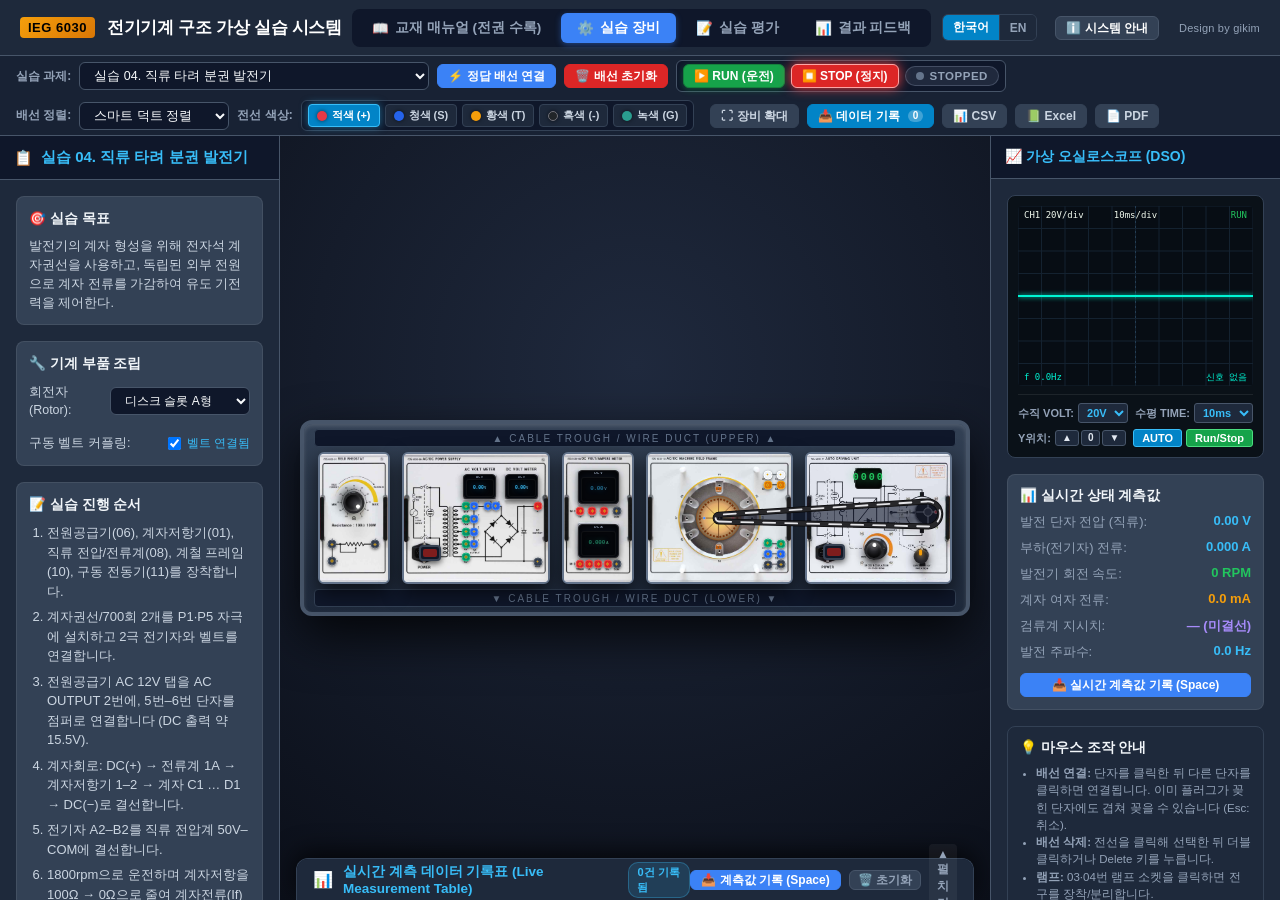
<file: index.html>
<!DOCTYPE html>
<html lang="ko">
<head>
  <meta charset="UTF-8">
  <meta name="viewport" content="width=device-width, initial-scale=1.0">
  <title>IEG-6030 전기기계 구조 실습 시뮬레이터</title>
  <!-- 앱 설치(PWA) -->
  <link rel="manifest" href="manifest.webmanifest">
  <meta name="theme-color" content="#0f172a">
  <link rel="icon" type="image/png" sizes="192x192" href="assets/app/icon-192.png">
  <link rel="apple-touch-icon" href="assets/app/icon-180.png">
  <meta name="apple-mobile-web-app-capable" content="yes">
  <meta name="mobile-web-app-capable" content="yes">
  <meta name="apple-mobile-web-app-title" content="IEG-6030">
  <meta name="apple-mobile-web-app-status-bar-style" content="black-translucent">
  <!-- 스타일시트 로드 -->
  <link rel="stylesheet" href="css/main.css?v=17">
  <link rel="stylesheet" href="css/workbench.css?v=17">
  <link rel="stylesheet" href="css/curriculum.css?v=17">
</head>
<body>

  <!-- 1. 상단 메인 헤더 -->
  <header class="app-header">
    <div class="header-brand" role="link" tabindex="0" title="홈 화면으로 이동" aria-label="홈 화면으로 이동">
      <span class="brand-badge">IEG 6030</span>
      <h1 class="brand-title">전기기계 구조 가상 실습 시스템</h1>
      <span class="brand-sub">Electrical Machine Simulator</span>
    </div>

    <!-- 4단계 학습 모드 탭 -->
    <nav class="curriculum-tabs">
      <button class="curriculum-tab-btn" data-tab="theory">
        <span>📖</span> 교재 매뉴얼 (전권 수록)
      </button>
      <button class="curriculum-tab-btn active" data-tab="workbench">
        <span>⚙️</span> 실습 장비
      </button>
      <button class="curriculum-tab-btn" data-tab="evaluation">
        <span>📝</span> 실습 평가
      </button>
      <button class="curriculum-tab-btn" data-tab="feedback">
        <span>📊</span> 결과 피드백
      </button>
    </nav>

    <div class="header-actions">
      <div class="lang-toggle" role="group" aria-label="한국어 / English" data-i18n-skip>
        <button type="button" class="lang-btn" data-lang="ko" title="한국어">한국어</button>
        <button type="button" class="lang-btn" data-lang="en" title="English">EN</button>
      </div>
      <button class="btn btn-sm" onclick="window.app.showAbout()">ℹ️ 시스템 안내</button>
      <span class="design-credit" data-i18n-skip>Design by gikim</span>
    </div>
  </header>

  <!-- 2. 상단 툴바 (실습 워크벤치 제어) -->
  <div class="top-toolbar">
    <div class="toolbar-group">
      <span class="toolbar-label">실습 과제:</span>
      <select id="exp_select" class="select-input"></select>
      <button id="btn_auto_wire" class="btn btn-sm btn-primary" title="매뉴얼 권장 배선을 자동으로 연결합니다">⚡ 정답 배선 연결</button>
      <button id="btn_clear_wires" class="btn btn-sm btn-danger" title="모든 전선을 제거합니다">🗑️ 배선 초기화</button>
      
      <!-- 명확한 RUN / STOP 제어 패널 -->
      <div class="run-control-box">
        <button id="btn_run" class="btn btn-sm btn-run" title="전동기/발전기 운전을 시작합니다 (RUN)">
          ▶️ RUN (운전)
        </button>
        <button id="btn_stop" class="btn btn-sm btn-stop" title="모든 운전 및 회전을 즉시 정지합니다 (STOP)">
          ⏹️ STOP (정지)
        </button>
        <div id="run_status_badge" class="run-status-badge stopped" title="실시간 운전/정지 상태">
          <span class="status-indicator-dot"></span>
          <span class="status-text">STOPPED</span>
        </div>
      </div>
      <button id="btn_toggle_run" style="display:none;"></button>
    </div>

    <div class="toolbar-group">
      <span class="toolbar-label">배선 정렬:</span>
      <select id="routing_mode_select" class="select-input" title="장비를 가리지 않는 스마트 덕트 정렬 및 현수선 모드">
        <option value="SMART_DUCT">스마트 덕트 정렬</option>
        <option value="CATENARY">자연스러운 현수선</option>
        <option value="MANHATTAN">직각 맨해튼 배선</option>
      </select>

      <span class="toolbar-label">전선 색상:</span>
      <div class="wire-color-palette" id="wire_color_palette">
        <button type="button" class="wire-chip-btn active" data-color="#e63946" title="적색 (+/R상)">
          <span class="wire-chip-dot" style="background:#e63946;"></span>
          <span>적색 (+)</span>
        </button>
        <button type="button" class="wire-chip-btn" data-color="#2563eb" title="청색 (S상)">
          <span class="wire-chip-dot" style="background:#2563eb;"></span>
          <span>청색 (S)</span>
        </button>
        <button type="button" class="wire-chip-btn" data-color="#f59e0b" title="황색 (T상)">
          <span class="wire-chip-dot" style="background:#f59e0b;"></span>
          <span>황색 (T)</span>
        </button>
        <button type="button" class="wire-chip-btn" data-color="#212529" title="흑색 (-/N상)">
          <span class="wire-chip-dot" style="background:#212529; border:1px solid #71717a;"></span>
          <span>흑색 (-)</span>
        </button>
        <button type="button" class="wire-chip-btn" data-color="#2a9d8f" title="녹색 (접지)">
          <span class="wire-chip-dot" style="background:#2a9d8f;"></span>
          <span>녹색 (G)</span>
        </button>
      </div>
    </div>

    <div class="toolbar-group">
      <button id="btn_focus_rack" class="btn btn-sm btn-outline" style="border-color:#334155; color:#cbd5e1;" title="좌·우 패널을 접어 실습 장비를 크게 봅니다 (단축키 F)">⛶ 장비 확대</button>
      <button id="btn_record_data" class="btn btn-sm" style="background:#0284c7; border-color:#0284c7;" title="현재 계측값을 보고서용 데이터로 기록합니다">
        📥 데이터 기록 <span id="record_count_badge" style="background:rgba(255,255,255,0.25); padding:1px 5px; border-radius:10px; font-size:10px; margin-left:2px;">0</span>
      </button>
      <button id="btn_export_csv" class="btn btn-sm btn-outline" style="border-color:#334155; color:#cbd5e1;" title="기록된 데이터를 CSV 파일로 다운로드합니다">
        📊 CSV
      </button>
      <button id="btn_export_xlsx" class="btn btn-sm btn-outline" style="border-color:#334155; color:#cbd5e1;" title="기록된 데이터를 Excel (XLSX) 파일로 다운로드합니다">
        📗 Excel
      </button>
      <button id="btn_export_pdf" class="btn btn-sm btn-outline" style="border-color:#334155; color:#cbd5e1;" title="실습 보고서를 PDF 파일로 인쇄/저장합니다">
        📄 PDF
      </button>
    </div>
  </div>

  <!-- 3. 메인 콘텐츠 영역 -->
  <main class="main-content-area">

    <!-- TAB 1: 실습 장비 워크벤치 (기본) -->
    <section id="view_workbench" class="view-section active workbench-container">
      
      <!-- 좌측 실습 가이드 및 부품 조립 패널 -->
      <aside class="sidebar-guide" id="sidebar_guide">
        <div class="guide-panel-header">
          <div class="guide-panel-title">
            <span>📋</span> <span id="guide_exp_title">실습 가이드</span>
          </div>
        </div>

        <div class="guide-content">
          <div class="guide-card">
            <h4>🎯 실습 목표</h4>
            <p id="guide_exp_goal" style="color:#cbd5e1; font-size:12.5px;"></p>
          </div>

          <div class="guide-card">
            <h4>🔧 기계 부품 조립</h4>
            <div class="assembly-controls">
              <div class="assembly-row">
                <span class="assembly-label">회전자(Rotor):</span>
                <select id="select_rotor_type" class="select-input" style="width:140px; font-size:12px;">
                  <option value="DISK_A">디스크 슬롯 A형</option>
                  <option value="DISK_B">디스크 슬롯 B형</option>
                  <option value="SALIENT_POLE">돌극형 계자회전자</option>
                  <option value="SQUIRREL_CAGE">농형 회전자</option>
                  <option value="NONE">미장착 (탈착)</option>
                </select>
              </div>
              <div class="assembly-row" style="margin-top:4px;">
                <span class="assembly-label">구동 벨트 커플링:</span>
                <label style="display:flex; align-items:center; gap:6px; cursor:pointer; font-size:12px; color:#38bdf8;">
                  <input type="checkbox" id="check_belt_installed" checked> 벨트 연결됨
                </label>
              </div>
            </div>
          </div>

          <div class="guide-card" id="manual_spin_card" style="display:none; background:#0c1627; border-color:#38bdf8;">
            <h4>⚡ 회전자 구동</h4>
            <div style="display:flex; flex-wrap:wrap; gap:4px; margin-top:4px;">
              <button type="button" id="btn_manual_spin_cw" class="btn btn-sm" style="background:#2563eb; color:#fff; font-weight:700; font-size:11px; padding:4px 8px;">↷ CW 수동</button>
              <button type="button" id="btn_manual_spin_ccw" class="btn btn-sm" style="background:#0891b2; color:#fff; font-weight:700; font-size:11px; padding:4px 8px;">↶ CCW 수동</button>
              <button type="button" id="btn_continuous_spin" class="btn btn-sm" style="background:#16a34a; color:#fff; font-weight:700; font-size:11px; padding:4px 8px;">▶ 연속 회전</button>
              <button type="button" id="btn_continuous_stop" class="btn btn-sm" style="background:#dc2626; color:#fff; font-weight:700; font-size:11px; padding:4px 8px;">■ 정지</button>
            </div>
            <div style="margin-top:6px; border-top:1px solid #334155; padding-top:4px;">
              <button type="button" id="btn_add_drive_unit" class="btn btn-sm" style="width:100%; background:#7c3aed; color:#fff; font-weight:700; font-size:11px; padding:4px 8px;">⚡ + 구동 전동기(IEG-6030-11) 추가</button>
            </div>
            <p style="font-size:10px; color:#64748b; margin-top:4px;">수동: 클릭 시 300rpm으로 튕긴 뒤 서서히 감속 · 연속: 150rpm 유지 · 계철 프레임 위에서 마우스 휠로도 돌릴 수 있습니다.</p>
          </div>
          <div class="guide-card">
            <h4>📝 실습 진행 순서</h4>
            <ol class="guide-list" id="guide_exp_procedure"></ol>
          </div>

          <div class="guide-card">
            <h4>🔍 계측 예상 기준</h4>
            <p id="guide_exp_expected" style="color:#38bdf8; font-size:12px; font-weight:600;"></p>
          </div>

          <div class="guide-card" style="background:#0f172a; border-color:#0284c7; text-align:center;">
            <button id="btn_goto_manual" class="btn btn-sm" style="width:100%; background:#0284c7; color:#fff; font-weight:700;" title="본 실습의 교재 매뉴얼 본문으로 이동합니다">
              📖 본 실습 교재 매뉴얼 보기 ▶
            </button>
          </div>
        </div>
      </aside>

      <!-- 중앙 랙 작업대 영역 -->
      <div class="rack-workspace-wrap" id="rack_workspace_wrap">
        <div class="equipment-rack" id="equipment_rack">
          <!-- 모듈들이 동적으로 렌더링됩니다 -->
        </div>

        <!-- 케이블 배선 SVG 오버레이 -->
        <svg class="cable-svg-canvas" id="cable_svg_canvas">
          <!-- 전선들이 여기에 SVG 경로로 렌더링됩니다 -->
        </svg>

        <!-- 하단 실시간 계측 데이터 기록 서랍 (Live Measurement Drawer) -->
        <div class="live-measurement-drawer collapsed" id="live_measurement_drawer">
          <div class="drawer-header" id="drawer_toggle_btn">
            <div class="drawer-header-left">
              <span class="drawer-icon">📊</span>
              <span class="drawer-title">실시간 계측 데이터 기록표 (Live Measurement Table)</span>
              <span class="drawer-badge" id="drawer_record_count_badge">0건 기록됨</span>
            </div>
            <div class="drawer-header-right">
              <button id="btn_drawer_record" class="btn btn-sm btn-primary" style="font-weight:700; padding:3px 10px;" title="현재 상태를 1클릭 기록합니다 (단축키: Spacebar)">
                📥 계측값 기록 (Space)
              </button>
              <button id="btn_drawer_clear" class="btn btn-sm btn-outline" style="border-color:#475569; color:#94a3b8; padding:3px 8px;" title="기록된 데이터를 모두 초기화합니다">
                🗑️ 초기화
              </button>
              <span class="drawer-toggle-arrow" id="drawer_toggle_arrow">▲ 펼치기</span>
            </div>
          </div>
          <div class="drawer-content">
            <div class="drawer-table-wrap">
              <table class="live-meas-table">
                <thead>
                  <tr>
                    <th>No.</th>
                    <th>시간</th>
                    <th>실습 과제</th>
                    <th>회전수 [rpm]</th>
                    <th>발전 전압 [V]</th>
                    <th>부하 전류 [A]</th>
                    <th>계자 전류 [mA]</th>
                    <th>검류계 [mA]</th>
                    <th>주파수 [Hz]</th>
                    <th>운전 상태 / 판정</th>
                    <th>삭제</th>
                  </tr>
                </thead>
                <tbody id="live_meas_tbody">
                  <tr class="empty-meas-row">
                    <td colspan="11">아직 기록된 데이터가 없습니다. 장비를 운전하고 [📥 계측값 기록] 버튼을 누르거나 스페이스바(Space)를 누르세요.</td>
                  </tr>
                </tbody>
              </table>
              </div>
            </div>
          </div>

      </div>

      <!-- 우측 가상 오실로스코프 및 실시간 계측 모니터 도크 -->
      <aside class="sidebar-dock" id="sidebar_dock">
        <div class="dock-header">
          <span>📈 가상 오실로스코프 (DSO)</span>
        </div>

        <div class="dock-body">
          <div class="oscilloscope-box">
            <canvas id="oscilloscope_canvas" class="oscilloscope-screen"></canvas>
            <div class="oscilloscope-controls">
              <div class="scope-ctrl-row">
                <div class="scope-ctrl-item">
                  <label for="scope_volt_div">수직 VOLT:</label>
                  <select id="scope_volt_div" class="scope-select">
                    <option value="1">1V</option>
                    <option value="2">2V</option>
                    <option value="5">5V</option>
                    <option value="10">10V</option>
                    <option value="20" selected>20V</option>
                    <option value="50">50V</option>
                  </select>
                </div>
                <div class="scope-ctrl-item">
                  <label for="scope_time_div">수평 TIME:</label>
                  <select id="scope_time_div" class="scope-select">
                    <option value="1">1ms</option>
                    <option value="2">2ms</option>
                    <option value="5">5ms</option>
                    <option value="10" selected>10ms</option>
                    <option value="20">20ms</option>
                    <option value="50">50ms</option>
                  </select>
                </div>
              </div>
              <div class="scope-ctrl-row">
                <div class="scope-ctrl-item">
                  <span class="scope-ctrl-label">Y위치:</span>
                  <div class="scope-btn-group">
                    <button type="button" id="btn_scope_y_up" class="btn-scope-sm" title="파형 위로 이동">▲</button>
                    <button type="button" id="btn_scope_y_zero" class="btn-scope-sm" title="중앙 0V 복귀">0</button>
                    <button type="button" id="btn_scope_y_down" class="btn-scope-sm" title="파형 아래로 이동">▼</button>
                  </div>
                </div>
                <div class="scope-action-group">
                  <button type="button" id="btn_scope_auto" class="btn-scope-auto" title="수직/수평축 자동 최적화">AUTO</button>
                  <button type="button" id="btn_scope_run" class="btn-scope-run" title="파형 정지 / 실행">Run/Stop</button>
                </div>
              </div>
            </div>
          </div>

          <!-- 실시간 계측 모니터 카드 -->
          <div class="guide-card">
            <h4>📊 실시간 상태 계측값</h4>
            <div style="display:flex; flex-direction:column; gap:8px; font-size:13px;">
              <div style="display:flex; justify-content:space-between;">
                <span style="color:#94a3b8;" id="dock_lbl_volt">발전 단자 전압:</span>
                <strong id="dock_stat_volt" style="color:#38bdf8;">0.0 V</strong>
              </div>
              <div style="display:flex; justify-content:space-between;">
                <span style="color:#94a3b8;" id="dock_lbl_curr">부하 선간 전류:</span>
                <strong id="dock_stat_curr" style="color:#38bdf8;">0.00 A</strong>
              </div>
              <div style="display:flex; justify-content:space-between;">
                <span style="color:#94a3b8;" id="dock_lbl_rpm">모터 회전 속도:</span>
                <strong id="dock_stat_rpm" style="color:#22c55e;">0 RPM</strong>
              </div>
              <div style="display:flex; justify-content:space-between;">
                <span style="color:#94a3b8;">계자 여자 전류:</span>
                <strong id="dock_stat_ifield" style="color:#f59e0b;">0.0 mA</strong>
              </div>
              <div style="display:flex; justify-content:space-between;">
                <span style="color:#94a3b8;">검류계 지시치:</span>
                <strong id="dock_stat_galv" style="color:#a78bfa;">0.00 mA</strong>
              </div>
              <div style="display:flex; justify-content:space-between;">
                <span style="color:#94a3b8;" id="dock_lbl_freq">발전 주파수:</span>
                <strong id="dock_stat_freq" style="color:#38bdf8;">0.0 Hz</strong>
              </div>
            </div>
            <div id="dock_warnings" class="dock-warnings" style="display:none;"></div>
            <button id="btn_dock_record" class="btn btn-sm btn-primary" style="width:100%; margin-top:12px; font-weight:700;">
              📥 실시간 계측값 기록 (Space)
            </button>
          </div>

          <!-- 인터랙션 팁 -->
          <div class="guide-card" style="background:#1e293b; border-color:#334155;">
            <h4>💡 마우스 조작 안내</h4>
            <ul style="padding-left:16px; font-size:11.5px; color:#94a3b8; line-height:1.5;">
              <li><strong>배선 연결:</strong> 단자를 클릭한 뒤 다른 단자를 클릭하면 연결됩니다. 이미 플러그가 꽂힌 단자에도 겹쳐 꽂을 수 있습니다 (Esc: 취소).</li>
              <li><strong>배선 삭제:</strong> 전선을 클릭해 선택한 뒤 더블클릭하거나 Delete 키를 누릅니다.</li>
              <li><strong>램프:</strong> 03·04번 램프 소켓을 클릭하면 전구를 장착/분리합니다.</li>
              <li><strong>노브 조절:</strong> 노브 위에서 마우스 휠을 굴리거나 드래그하여 값을 미세 조절합니다.</li>
              <li><strong>스위치 조작:</strong> 전원 스위치, 토글 스위치, 캠스위치를 클릭하여 상태를 전환합니다.</li>
            </ul>
          </div>

          <!-- 우측 계측 도크 매뉴얼 바로가기 버튼 -->
          <div class="guide-card" style="background:#0f172a; border-color:#0284c7; text-align:center;">
            <button id="btn_dock_goto_manual" class="btn btn-sm" style="width:100%; background:#0284c7; color:#fff; font-weight:700;" title="본 실습의 교재 매뉴얼 본문으로 이동합니다">
              📖 본 실습 교재 매뉴얼 보기 ▶
            </button>
          </div>
        </div>
      </aside>

    </section>

    <!-- TAB 2: 통합 디지털 교재 매뉴얼 (제1장 ~ 제6장 전권) -->
    <section id="view_theory" class="view-section manual-book-container">
      <div class="manual-topbar">
        <div class="manual-topbar-left">
          <span class="manual-book-badge">전권 수록</span>
          <h2 class="manual-book-title">📖 IEG-6030 전기기계구조 실습장비 교재 매뉴얼</h2>
        </div>
        <div class="manual-search-box">
          <span>🔍</span>
          <input type="text" id="manual_search_input" placeholder="매뉴얼 검색 (예: 분권, 슬립, 기동저항, 실습 05)...">
          <button id="btn_clear_search" class="btn btn-sm" style="display:none; padding:2px 8px;">✕</button>
        </div>
      </div>

      <div class="manual-reader-body">
        <!-- 좌측 목차 (TOC) 네비게이션 -->
        <aside class="manual-toc-sidebar" id="manual_toc_sidebar">
          <!-- 동적 목차 트리 렌더링 -->
        </aside>

        <!-- 우측 매뉴얼 본문 뷰어 -->
        <main class="manual-content-viewer" id="manual_content_viewer">
          <div id="theory_content_target" class="manual-article-content">
            <!-- 선택된 섹션 본문 렌더링 -->
          </div>
        </main>
      </div>
    </section>

    <!-- TAB 3: 실습 평가 화면 -->
    <section id="view_evaluation" class="view-section curriculum-view-container">
      <div id="eval_content_target" style="width:100%; display:flex; justify-content:center;"></div>
    </section>

    <!-- TAB 4: 결과 피드백 및 보고서 화면 -->
    <section id="view_feedback" class="view-section curriculum-view-container">
      <div class="curriculum-card" id="feedback_content_target"></div>
    </section>

  </main>

  <!-- 애플리케이션 모듈 진입 스크립트 -->
  <script type="module" src="js/app.js?v=17"></script>
  <script>
    // 오프라인 캐시(서비스 워커) 등록
    if ('serviceWorker' in navigator && location.protocol !== 'file:') {
      window.addEventListener('load', () => navigator.serviceWorker.register('sw.js').catch(() => {}));
    }
  </script>
</body>
</html>
</file>
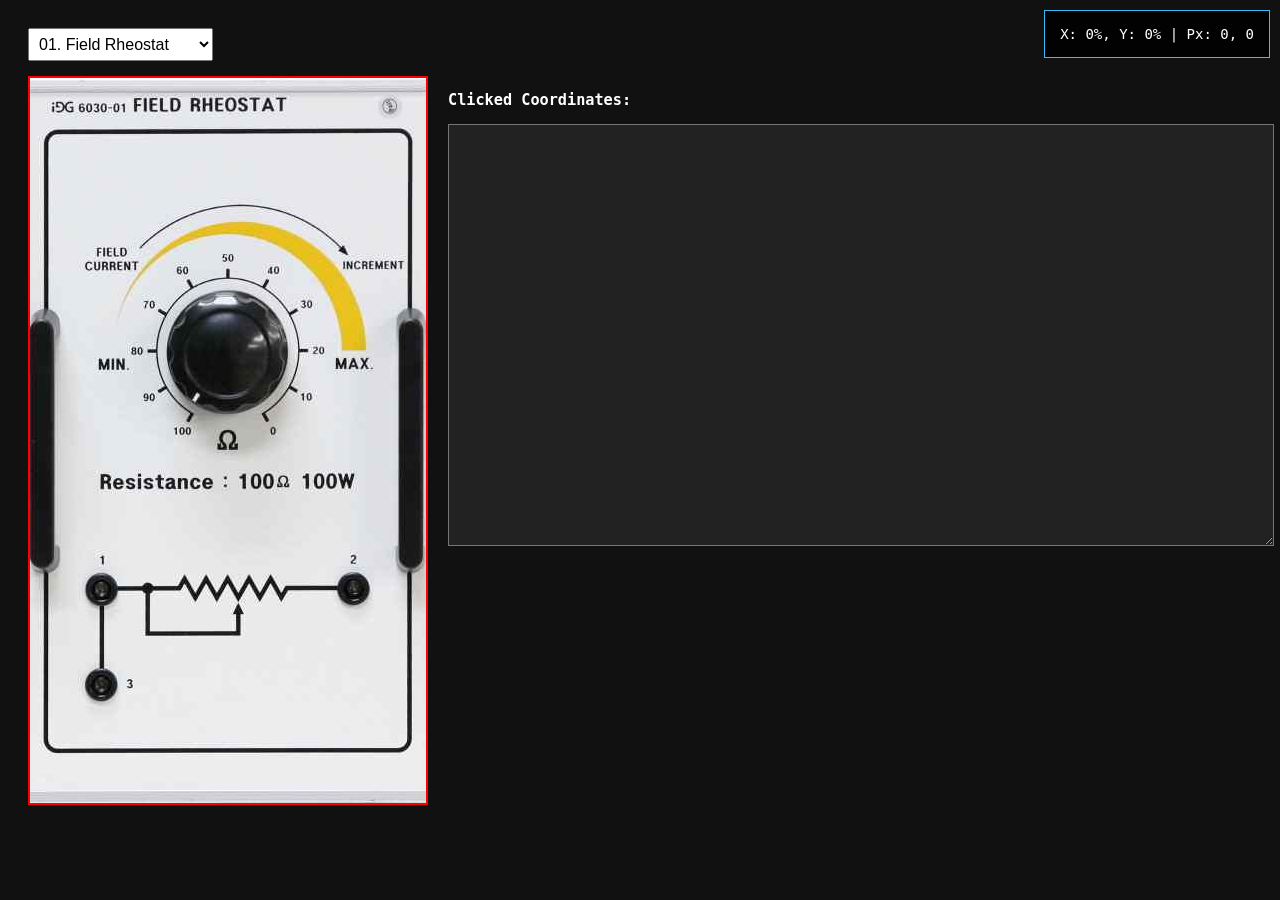
<file: calibrate.html>
<!DOCTYPE html>
<html>
<head>
  <meta charset="utf-8">
  <title>IEG-6030 Coordinate Calibrator</title>
  <style>
    body { background: #111; color: #fff; font-family: monospace; padding: 20px; }
    .wrap { display: flex; gap: 20px; }
    .img-box { position: relative; display: inline-block; border: 2px solid red; }
    img { display: block; max-height: 800px; }
    #coord { position: fixed; top: 10px; right: 10px; background: rgba(0,0,0,0.85); padding: 15px; border: 1px solid #38bdf8; font-size: 14px; z-index: 999; }
    .marker { position: absolute; width: 8px; height: 8px; background: yellow; border-radius: 50%; transform: translate(-50%, -50%); pointer-events: none; }
  </style>
</head>
<body>
  <div id="coord">X: 0%, Y: 0% | Px: 0, 0</div>
  <select id="sel" onchange="changeImg(this.value)" style="font-size:16px; margin-bottom:15px; padding:6px;">
    <option value="mod_01_field_rheostat.png">01. Field Rheostat</option>
    <option value="mod_02_starting_rheostat.png">02. Starting Rheostat</option>
    <option value="mod_03_load_unit.png">03. Load Unit</option>
    <option value="mod_04_3phase_load.png">04. 3-Phase Load</option>
    <option value="mod_05_rlc_load.png">05. RLC Load</option>
    <option value="mod_06_power_supply.png">06. Power Supply</option>
    <option value="mod_07_ac_meter.png">07. AC Meter</option>
    <option value="mod_08_dc_meter.png">08. DC Meter</option>
    <option value="mod_09_dc_galvano.png">09. DC Galvano</option>
    <option value="mod_10_field_frame.png">10. Field Frame</option>
    <option value="mod_11_auto_driving.png">11. Auto Driving</option>
    <option value="mod_12_pole_changing.png">12. Pole Changing</option>
  </select>
  <div class="wrap">
    <div class="img-box" id="box">
      <img id="img" src="assets/modules/mod_01_field_rheostat.png">
    </div>
    <div style="flex:1;">
      <h3>Clicked Coordinates:</h3>
      <textarea id="log" style="width:100%; height:400px; background:#222; color:#a7f3d0; font-family:monospace; padding:10px;"></textarea>
    </div>
  </div>

  <script>
    const img = document.getElementById('img');
    const box = document.getElementById('box');
    const coord = document.getElementById('coord');
    const log = document.getElementById('log');

    function changeImg(src) {
      img.src = 'assets/modules/' + src;
    }

    img.addEventListener('mousemove', (e) => {
      const rect = img.getBoundingClientRect();
      const x = e.clientX - rect.left;
      const y = e.clientY - rect.top;
      const xPct = ((x / rect.width) * 100).toFixed(1);
      const yPct = ((y / rect.height) * 100).toFixed(1);
      const natX = Math.round((x / rect.width) * img.naturalWidth);
      const natY = Math.round((y / rect.height) * img.naturalHeight);
      coord.textContent = `Screen: (${x.toFixed(0)}, ${y.toFixed(0)}) | Natural: (${natX}, ${natY}) | Pct: x: ${xPct}%, y: ${yPct}%`;
    });

    img.addEventListener('click', (e) => {
      const rect = img.getBoundingClientRect();
      const x = e.clientX - rect.left;
      const y = e.clientY - rect.top;
      const xPct = ((x / rect.width) * 100).toFixed(1);
      const yPct = ((y / rect.height) * 100).toFixed(1);
      const natX = Math.round((x / rect.width) * img.naturalWidth);
      const natY = Math.round((y / rect.height) * img.naturalHeight);
      
      const m = document.createElement('div');
      m.className = 'marker';
      m.style.left = x + 'px';
      m.style.top = y + 'px';
      box.appendChild(m);

      log.value += `{ x: ${xPct}, y: ${yPct} }, // px: (${natX}, ${natY})\n`;
    });
  </script>
</body>
</html>
</file>
<file: css/main.css>
/* IEG-6030 전기기계 구조 실습 시뮬레이터 - 메인 스타일 */
:root {
  --bg-dark: #0f172a;
  --bg-panel: #1e293b;
  --bg-card: #334155;
  --text-main: #f8fafc;
  --text-muted: #94a3b8;
  --primary: #3b82f6;
  --primary-hover: #2563eb;
  --accent: #f59e0b;
  --danger: #ef4444;
  --success: #10b981;
  --border-color: #475569;
  --font-family: -apple-system, BlinkMacSystemFont, "Segoe UI", Roboto, "Noto Sans KR", sans-serif;
}

* {
  box-sizing: border-box;
  margin: 0;
  padding: 0;
  user-select: none;
}

body {
  background-color: var(--bg-dark);
  color: var(--text-main);
  font-family: var(--font-family);
  height: 100vh;
  display: flex;
  flex-direction: column;
  overflow: hidden;
}

/* 상단 메인 네비게이션 헤더 */
.app-header {
  height: 56px;
  background: #1e293b;
  border-bottom: 1px solid var(--border-color);
  display: flex;
  align-items: center;
  justify-content: space-between;
  padding: 0 20px;
  flex-shrink: 0;
  box-shadow: 0 2px 8px rgba(0,0,0,0.3);
}

.header-brand {
  display: flex;
  align-items: center;
  gap: 12px;
}

.brand-badge {
  background: linear-gradient(135deg, #f59e0b, #d97706);
  color: #000;
  font-weight: 900;
  padding: 3px 8px;
  border-radius: 4px;
  font-size: 13px;
  letter-spacing: 0.5px;
}

.brand-title {
  font-size: 17px;
  font-weight: 700;
  color: #fff;
  letter-spacing: -0.3px;
}

.brand-sub {
  font-size: 12px;
  color: var(--text-muted);
  font-weight: 400;
  margin-left: 4px;
}

/* 4단계 학습 모드 탭 */
.curriculum-tabs {
  display: flex;
  background: #0f172a;
  border-radius: 8px;
  padding: 4px;
  gap: 4px;
}

.curriculum-tab-btn {
  background: transparent;
  border: none;
  color: var(--text-muted);
  padding: 6px 16px;
  font-size: 13.5px;
  font-weight: 600;
  border-radius: 6px;
  cursor: pointer;
  transition: all 0.2s ease;
  display: flex;
  align-items: center;
  gap: 6px;
}

.curriculum-tab-btn:hover {
  color: #fff;
  background: rgba(255,255,255,0.05);
}

.curriculum-tab-btn.active {
  background: var(--primary);
  color: #fff;
  box-shadow: 0 2px 6px rgba(59, 130, 246, 0.4);
}

.header-actions {
  display: flex;
  align-items: center;
  gap: 10px;
}

/* 툴바 */
.top-toolbar {
  min-height: 48px;
  background: #182234;
  border-bottom: 1px solid var(--border-color);
  display: flex;
  align-items: center;
  justify-content: flex-start;
  padding: 4px 16px;
  flex-shrink: 0;
  gap: 8px 16px;
  flex-wrap: wrap;
  overflow-x: visible;
  white-space: nowrap;
}

.toolbar-group {
  display: flex;
  align-items: center;
  gap: 8px;
  flex-shrink: 0;
  white-space: nowrap;
}

/* RUN / STOP 제어 툴바 그룹 */
.run-control-box {
  display: inline-flex;
  align-items: center;
  gap: 6px;
  background: #0f172a;
  padding: 3px 6px;
  border-radius: 6px;
  border: 1px solid var(--border-color);
  flex-shrink: 0;
  white-space: nowrap;
}

.btn-run {
  background: #16a34a !important;
  border-color: #15803d !important;
  color: #ffffff !important;
  font-weight: 700 !important;
  box-shadow: 0 2px 6px rgba(22, 163, 74, 0.4);
  cursor: pointer;
  white-space: nowrap !important;
  flex-shrink: 0 !important;
}
.btn-run:hover {
  background: #15803d !important;
  transform: translateY(-1px);
}
.btn-run.active {
  box-shadow: 0 0 12px #22c55e;
  border-color: #86efac !important;
}

.btn-stop {
  background: #dc2626 !important;
  border-color: #b91c1c !important;
  color: #ffffff !important;
  font-weight: 700 !important;
  box-shadow: 0 2px 6px rgba(220, 38, 38, 0.4);
  cursor: pointer;
  white-space: nowrap !important;
  flex-shrink: 0 !important;
}
.btn-stop:hover {
  background: #b91c1c !important;
  transform: translateY(-1px);
}
.btn-stop.active {
  box-shadow: 0 0 12px #ef4444;
  border-color: #fca5a5 !important;
}

.run-status-badge {
  display: inline-flex;
  align-items: center;
  gap: 6px;
  padding: 3px 10px;
  border-radius: 12px;
  font-size: 11.5px;
  font-weight: 700;
  letter-spacing: 0.5px;
  transition: all 0.2s ease;
  user-select: none;
  white-space: nowrap !important;
  flex-shrink: 0 !important;
}

.run-status-badge.running {
  background: rgba(22, 163, 74, 0.2);
  color: #4ade80;
  border: 1px solid rgba(74, 222, 128, 0.5);
}

.run-status-badge.running .status-indicator-dot {
  width: 8px;
  height: 8px;
  border-radius: 50%;
  background: #4ade80;
  box-shadow: 0 0 8px #4ade80;
  animation: pulse-dot 1.2s infinite ease-in-out;
}

.run-status-badge.stopped {
  background: rgba(100, 116, 139, 0.2);
  color: #94a3b8;
  border: 1px solid rgba(148, 163, 184, 0.3);
}

.run-status-badge.stopped .status-indicator-dot {
  width: 8px;
  height: 8px;
  border-radius: 50%;
  background: #64748b;
}

@keyframes pulse-dot {
  0%, 100% { transform: scale(1); opacity: 1; }
  50% { transform: scale(1.3); opacity: 0.6; }
}

.toolbar-label {
  font-size: 12px;
  font-weight: 600;
  color: var(--text-muted);
  white-space: nowrap !important;
  flex-shrink: 0 !important;
}

.select-input {
  background: #0f172a;
  color: #f8fafc;
  border: 1px solid var(--border-color);
  padding: 5px 10px;
  border-radius: 6px;
  font-size: 12.5px;
  font-weight: 500;
  outline: none;
  cursor: pointer;
  white-space: nowrap !important;
  flex-shrink: 0 !important;
}

.btn {
  background: #334155;
  color: #fff;
  border: 1px solid var(--border-color);
  padding: 6px 12px;
  border-radius: 6px;
  font-size: 12.5px;
  font-weight: 600;
  cursor: pointer;
  display: inline-flex;
  align-items: center;
  justify-content: center;
  gap: 6px;
  transition: all 0.15s ease;
  white-space: nowrap !important;
  flex-shrink: 0 !important;
  line-height: 1 !important;
}

.btn:hover {
  background: #475569;
}

.btn-primary {
  background: var(--primary);
  border-color: var(--primary);
}
.btn-primary:hover {
  background: var(--primary-hover);
}

.btn-danger {
  background: #dc2626;
  border-color: #dc2626;
}
.btn-danger:hover {
  background: #b91c1c;
}

.btn-sm {
  padding: 5px 10px;
  font-size: 12px;
  white-space: nowrap !important;
  flex-shrink: 0 !important;
}

/* 전선 색상 팔레트 */
.wire-palette {
  display: flex;
  align-items: center;
  gap: 6px;
  margin-left: 8px;
}

/* 전선 색상 선택 팔레트 (가로형 명칭 표기 뱃지) */
.wire-color-palette {
  display: flex !important;
  flex-direction: row !important;
  align-items: center;
  gap: 5px;
  background: #0f172a;
  padding: 3px 6px;
  border-radius: 6px;
  border: 1px solid #334155;
}

.wire-chip-btn {
  display: inline-flex;
  align-items: center;
  gap: 5px;
  padding: 3px 8px;
  background: #1e293b;
  border: 1px solid #334155;
  border-radius: 4px;
  cursor: pointer;
  font-size: 11px;
  font-weight: 600;
  color: #cbd5e1;
  transition: all 0.15s ease;
  user-select: none;
}

.wire-chip-btn:hover {
  background: #334155;
  color: #fff;
  border-color: #64748b;
}

.wire-chip-btn.active {
  background: #0284c7;
  color: #ffffff;
  border-color: #38bdf8;
  box-shadow: 0 0 8px rgba(56, 189, 248, 0.5);
}

.wire-chip-dot {
  width: 10px;
  height: 10px;
  border-radius: 50%;
  display: inline-block;
  box-shadow: 0 0 4px rgba(0,0,0,0.6);
  flex-shrink: 0;
}

/* 레거시 호환용 wire-chip */
.wire-chip {
  width: 18px;
  height: 18px;
  border-radius: 50%;
  border: 2px solid transparent;
  cursor: pointer;
  box-shadow: 0 1px 3px rgba(0,0,0,0.5);
  transition: transform 0.15s ease, border-color 0.15s ease;
}

.wire-chip:hover {
  transform: scale(1.15);
}

.wire-chip.active {
  border-color: #fff;
  transform: scale(1.25);
  box-shadow: 0 0 8px rgba(255,255,255,0.7);
}

/* 메인 뷰 컨테이너 */
.main-content-area {
  flex: 1;
  position: relative;
  overflow: hidden;
}

.view-section {
  display: none !important;
  width: 100%;
  height: 100%;
}

.view-section.active {
  display: flex !important;
}

/* 언어 전환 토글 (한국어 / EN) */
.lang-toggle {
  display: inline-flex;
  border: 1px solid #334155;
  border-radius: 6px;
  overflow: hidden;
  margin-right: 8px;
}
.lang-btn {
  background: #1e293b;
  color: #94a3b8;
  border: none;
  padding: 4px 10px;
  font-size: 12px;
  font-weight: 700;
  cursor: pointer;
}
.lang-btn + .lang-btn { border-left: 1px solid #334155; }
.lang-btn.active { background: #0284c7; color: #fff; }
.lang-btn:focus-visible { outline: 2px solid #38bdf8; outline-offset: -2px; }
.header-actions { display: flex; align-items: center; flex-shrink: 0; white-space: nowrap; }
.lang-btn { white-space: nowrap; }
.curriculum-tabs { min-width: 0; }

/* 제작 표기 (언어와 무관하게 영어 고정) */
.design-credit { margin-left: 10px; font-size: 11px; color: #94a3b8; letter-spacing: .02em; white-space: nowrap; }
@media (max-width: 900px) { .design-credit { display: none; } }
.curriculum-tab-btn { white-space: nowrap; }
@media (max-width: 1400px) { .brand-sub { display: none; } }
@media (max-width: 1200px) { .design-credit { display: none; } }
.brand-title { white-space: nowrap; }

/* 로고 클릭 → 홈 */
.header-brand { cursor: pointer; border-radius: 8px; transition: opacity .15s; }
.header-brand:hover { opacity: .85; }
.header-brand:focus-visible { outline: 2px solid #38bdf8; outline-offset: 4px; }
</file>
<file: css/workbench.css>
:root {
  --rack-height: 420px;
}

.workbench-container {
  display: flex;
  width: 100%;
  height: 100%;
  position: relative;
  background: #111827;
  overflow: hidden;
}

/* 좌측 실습 가이드 및 부품 조립 사이드 패널 */
.sidebar-guide {
  width: 280px;
  background: #1e293b;
  border-right: 1px solid var(--border-color);
  display: flex;
  flex-direction: column;
  flex-shrink: 0;
  z-index: 10;
  overflow-y: auto;
}

.guide-panel-header {
  padding: 12px 14px;
  background: #0f172a;
  border-bottom: 1px solid var(--border-color);
  display: flex;
  align-items: center;
  justify-content: space-between;
}

.guide-panel-title {
  font-size: 15px;
  font-weight: 700;
  color: #38bdf8;
  display: flex;
  align-items: center;
  gap: 8px;
}

.guide-content {
  padding: 16px;
  display: flex;
  flex-direction: column;
  gap: 16px;
  font-size: 13px;
  line-height: 1.5;
}

.guide-card {
  background: #334155;
  border-radius: 8px;
  padding: 12px;
  border: 1px solid rgba(255,255,255,0.08);
}

.guide-card h4 {
  font-size: 13.5px;
  color: #f1f5f9;
  margin-bottom: 8px;
  display: flex;
  align-items: center;
  gap: 6px;
}

.guide-list {
  padding-left: 18px;
  color: #cbd5e1;
}

.guide-list li {
  margin-bottom: 6px;
}

/* 기계 조립 제어 카드 */
.assembly-controls {
  display: flex;
  flex-direction: column;
  gap: 10px;
}

.assembly-row {
  display: flex;
  align-items: center;
  justify-content: space-between;
}

.assembly-label {
  font-size: 12.5px;
  color: #cbd5e1;
}

/* 중앙 메인 실습 랙 영역: 여백 없이 항상 정중앙 자동 정렬 */
.rack-workspace-wrap {
  flex: 1;
  position: relative;
  overflow: hidden;
  display: flex;
  justify-content: center;
  align-items: center;
  padding: 16px 20px;
  background: radial-gradient(circle at 50% 30%, #1f293d 0%, #0b0f19 100%);
  min-width: 0;
  min-height: 0;
}

/* 랙 알루미늄 프레임 */
.equipment-rack {
  display: flex;
  align-items: center;
  justify-content: center;
  gap: 12px;
  background: linear-gradient(180deg, #334155 0%, #1e293b 100%);
  padding: 28px 14px;
  border-radius: 12px;
  box-shadow: 0 20px 50px rgba(0,0,0,0.8), inset 0 2px 4px rgba(255,255,255,0.15);
  border: 4px solid #475569;
  position: relative;
  margin: auto;
  max-width: 100%;
  box-sizing: border-box;
}

/* 상단/하단 케이블 덕트 트러프 시각화 */
.rack-cable-duct {
  position: absolute;
  left: 10px;
  right: 10px;
  height: 18px;
  background: #0f172a;
  border: 1px solid #334155;
  border-radius: 4px;
  display: flex;
  align-items: center;
  justify-content: center;
  font-size: 10px;
  color: #64748b;
  letter-spacing: 2px;
  z-index: 1;
}
.rack-cable-duct.top { top: 5px; }
.rack-cable-duct.bottom { bottom: 5px; }

/* 모듈 단위: 비율 왜곡을 방지하기 위해 정확한 aspect-ratio 유지 및 동일 높이 */
.rack-module {
  position: relative;
  height: var(--rack-height, 420px); /* 동적 반응형 높이 */
  border-radius: 6px;
  overflow: hidden;
  box-shadow: 0 8px 20px rgba(0,0,0,0.65);
  border: 2px solid #64748b;
  background: #e2e8f0;
  z-index: 2;
  flex-shrink: 0;
}

/* 싱글 모듈 원본 비율 유지 (폭 170mm, 396x725 기준) */
.rack-module.module-single {
  aspect-ratio: 396 / 725;
  width: auto;
}

/* 더블 모듈 원본 비율 유지 (폭 340mm, 800x710 기준) */
.rack-module.module-double {
  aspect-ratio: 803 / 714;
  width: auto;
}

/* 11번 구동 모터 모듈 원본 고유 비율 (532x478) */
.rack-module[data-module-id="IEG-6030-11"] {
  aspect-ratio: 532 / 478;
  width: auto;
}

.module-panel-wrap {
  width: 100%;
  height: 100%;
  position: relative;
}

.module-bg-img {
  width: 100%;
  height: 100%;
  object-fit: fill; /* 각 모듈의 정확한 aspect-ratio에 맞춰 100% 꽉 채움 (여백/필러박싱 제거) */
  display: block;
}

.module-overlay-layer {
  position: absolute;
  inset: 0;
  pointer-events: auto;
}

/* 4mm 바나나 단자 잭 (원본 소켓 중심에 딱 맞도록 크기 및 중심 정렬) */
.terminal-jack {
  position: absolute;
  /* 사진 속 4mm 소켓 링(모듈 높이의 약 4.3%)보다 약간 작게 → 원본 링이 테두리로 보임 */
  width: clamp(9px, calc(var(--rack-height) * 0.036), 22px);
  height: clamp(9px, calc(var(--rack-height) * 0.036), 22px);
  transform: translate(-50%, -50%);
  border-radius: 50%;
  cursor: crosshair;
  z-index: 5;
  display: flex;
  align-items: center;
  justify-content: center;
  box-shadow: 0 1px 3px rgba(0,0,0,0.6);
  transition: transform 0.15s ease, box-shadow 0.15s ease;
}

.terminal-jack:hover {
  transform: translate(-50%, -50%) scale(1.35);
  box-shadow: 0 0 10px #38bdf8;
}

.terminal-jack.terminal-active {
  transform: translate(-50%, -50%) scale(1.5);
  box-shadow: 0 0 14px #f59e0b;
  animation: pulse-ring 1.2s infinite;
}

@keyframes pulse-ring {
  0% { box-shadow: 0 0 0 0 rgba(245, 158, 11, 0.7); }
  70% { box-shadow: 0 0 0 8px rgba(245, 158, 11, 0); }
  100% { box-shadow: 0 0 0 0 rgba(245, 158, 11, 0); }
}

.jack-core {
  width: 36%;
  height: 36%;
  border-radius: 50%;
  background: #000;
  border: 1px solid #fbbf24; /* 금도금 바나나 핀 접점 */
}

.jack-label {
  display: none;
}

/* 단자 외곽 링 스타일 (실제 단자 테두리와 조화) */
.jack-red    { background: radial-gradient(circle, #dc2626 50%, #991b1b); border: 1.5px solid #ef4444; }
.jack-black  { background: radial-gradient(circle, #374151 50%, #111827); border: 1.5px solid #4b5563; }
.jack-blue   { background: radial-gradient(circle, #2563eb 50%, #1d4ed8); border: 1.5px solid #3b82f6; }
.jack-green  { background: radial-gradient(circle, #059669 50%, #047857); border: 1.5px solid #10b981; }
.jack-yellow { background: radial-gradient(circle, #d97706 50%, #b45309); border: 1.5px solid #f59e0b; }
.jack-white  { background: radial-gradient(circle, #f1f5f9 50%, #cbd5e1); border: 1.5px solid #ffffff; }

/* 조작 노브 (원본 사진의 검은 노브 위에 딱 맞게 얹어지는 정밀 노브) */
.control-knob-wrapper {
  position: absolute;
  transform: translate(-50%, -50%);
  z-index: 6;
  display: flex;
  align-items: center;
  justify-content: center;
}

.knob-body {
  width: 100%;
  height: 100%;
  border-radius: 50%;
  /* 실제 산업용 플라스틱 널링 노브 룩 */
  background: radial-gradient(circle at 35% 35%, #3f3f46, #18181b 75%, #09090b);
  box-shadow: 0 4px 10px rgba(0,0,0,0.8), inset 0 2px 3px rgba(255,255,255,0.25), inset 0 -3px 6px rgba(0,0,0,0.9);
  border: 2px solid #27272a;
  position: relative;
  cursor: grab;
  touch-action: none;
}

.knob-body:active {
  cursor: grabbing;
}

/* 노브의 화이트 인디케이터 지시선 */
.knob-indicator {
  position: absolute;
  top: 6%;
  left: 50%;
  transform: translateX(-50%);
  width: 4px;
  height: 25%;
  background: #ffffff;
  border-radius: 2px;
  box-shadow: 0 0 4px rgba(255,255,255,0.9), 0 1px 2px rgba(0,0,0,0.8);
}

.knob-val-bubble {
  position: absolute;
  top: -24px;
  left: 50%;
  transform: translateX(-50%);
  background: rgba(15, 23, 42, 0.95);
  color: #38bdf8;
  padding: 2px 7px;
  border-radius: 4px;
  font-size: 11px;
  font-weight: 700;
  white-space: nowrap;
  pointer-events: none;
  border: 1px solid rgba(56, 189, 248, 0.4);
  box-shadow: 0 2px 6px rgba(0,0,0,0.5);
  z-index: 10;
  opacity: 0;
  transition: opacity 0.15s ease;
}

.control-knob-wrapper:hover .knob-val-bubble,
.control-knob-wrapper:active .knob-val-bubble {
  opacity: 1;
}

/* 락커 스위치 (전원) */
.rocker-switch {
  position: absolute;
  transform: translate(-50%, -50%);
  width: clamp(22px, calc(var(--rack-height) * 0.075), 48px);
  height: clamp(16px, calc(var(--rack-height) * 0.055), 34px);
  background: #111827;
  border: 2px solid #374151;
  border-radius: 4px;
  cursor: pointer;
  z-index: 6;
  box-shadow: 0 2px 6px rgba(0,0,0,0.7);
  display: flex;
  align-items: center;
  justify-content: center;
}

.rocker-rock {
  width: 78%;
  height: 66%;
  border-radius: 2px;
  background: #7f1d1d;
  transition: all 0.2s ease;
}

.rocker-switch.sw-on .rocker-rock {
  background: #ef4444;
  box-shadow: 0 0 12px #ef4444;
}

/* 토글 스위치 (05번) */
.toggle-switch-wrapper {
  position: absolute;
  transform: translate(-50%, -50%);
  width: clamp(12px, calc(var(--rack-height) * 0.045), 26px);
  height: clamp(20px, calc(var(--rack-height) * 0.075), 44px);
  justify-content: center;
  cursor: pointer;
  z-index: 6;
  display: flex;
  flex-direction: column;
  align-items: center;
}

.toggle-lever {
  width: 32%;
  height: 62%;
  background: linear-gradient(180deg, #f1f5f9, #64748b);
  border-radius: 3px;
  box-shadow: 0 2px 5px rgba(0,0,0,0.6);
  transition: transform 0.15s ease;
}

.toggle-switch-wrapper.sw-up .toggle-lever {
  transform: translateY(-5px) scaleY(1.1);
  background: linear-gradient(180deg, #6ee7b7, #059669);
  box-shadow: 0 0 8px rgba(16, 185, 129, 0.7);
}

.toggle-switch-wrapper.sw-down .toggle-lever {
  transform: translateY(5px) scaleY(0.9);
  background: linear-gradient(180deg, #e2e8f0, #475569);
}

.toggle-label {
  display: none; /* 패널 사진에 S1~S9 / ON·OFF 인쇄 표기가 있으므로 중복 표기 제거 (툴팁으로 대체) */
  font-size: 9px;
  font-weight: 800;
  color: #1e293b;
  margin-top: 2px;
  white-space: nowrap;
}

/* 3단 캠 / 로터리 스위치 */
.rotary-switch-wrapper {
  position: absolute;
  transform: translate(-50%, -50%);
  cursor: pointer;
  z-index: 6;
  display: flex;
  align-items: center;
  justify-content: center;
}

.rotary-handle {
  width: 100%;
  height: 100%;
  border-radius: 50%;
  background: radial-gradient(circle, #3f3f46, #18181b 80%, #09090b);
  box-shadow: 0 4px 10px rgba(0,0,0,0.8), inset 0 1px 2px rgba(255,255,255,0.3);
  position: relative;
  transition: transform 0.2s cubic-bezier(0.34, 1.56, 0.64, 1);
}

.rotary-indicator {
  position: absolute;
  top: 6%;
  left: 50%;
  transform: translateX(-50%);
  width: 3px;
  height: 35%;
  background: #f59e0b;
  border-radius: 1.5px;
  box-shadow: 0 0 5px #f59e0b;
}

/* ==========================================================================
   디지털 패널 메타 (Digital Panel Meter) 고정밀 레이아웃
   - 상단: 메타 명칭 (dpm-title) + 스케일 레인지 뱃지 (dpm-range)
   - 중앙: 디지털 LCD 수치 (dpm-num) + 측정 단위 (dpm-unit)
   - 하단: 스케일 레벨 게이지 바 (dpm-bar-track) + 눈금 라벨 (dpm-ticks)
   모든 요소가 크기 비율에 맞춰 완벽히 패킹되어 텍스트 잘림/간섭이 100% 없음
   ========================================================================== */
.digital-panel-meter {
  position: absolute;
  background: #090d16;
  border: 1.5px solid #27272a;
  border-radius: 4px;
  box-shadow: inset 0 2px 8px rgba(0, 0, 0, 0.95), 0 2px 6px rgba(0, 0, 0, 0.6);
  display: flex;
  flex-direction: column;
  justify-content: space-between;
  padding: 0;
  box-sizing: border-box;
  z-index: 5;
  pointer-events: none;
  user-select: none;
  overflow: hidden;
  container-type: size;
}
/* 컨테이너 쿼리 단위(cq*)는 자기 자신이 아닌 조상 컨테이너 기준이므로, 내부 요소 크기는 모두 이 래퍼 기준 */
.dpm-inner {
  position: absolute;
  inset: 0;
  display: flex;
  flex-direction: column;
  padding: 4cqh 5cqw;
  box-sizing: border-box;
  gap: 2cqh;
}

/* 1. 헤더: 명칭 + 레인지 */
.dpm-header {
  display: flex;
  justify-content: space-between;
  align-items: center;
  gap: 3cqw;
  flex: 0 0 auto;
  border-bottom: 1px solid rgba(255, 255, 255, 0.08);
  padding-bottom: 1.5cqh;
  min-width: 0;
}
.dpm-title {
  font-family: -apple-system, BlinkMacSystemFont, "Segoe UI", Roboto, sans-serif;
  font-size: min(8cqw, 11cqh);
  font-weight: 800;
  color: #94a3b8;
  letter-spacing: 0.02em;
  text-transform: uppercase;
  white-space: nowrap;
  overflow: hidden;
  min-width: 0;
  line-height: 1.1;
}
.dpm-title .t-short { display: none; }
.dpm-range {
  font-family: -apple-system, BlinkMacSystemFont, "Segoe UI", Roboto, sans-serif;
  font-size: min(7cqw, 10cqh);
  font-weight: 700;
  color: #38bdf8;
  background: rgba(14, 165, 233, 0.15);
  border: 0.5px solid rgba(56, 189, 248, 0.4);
  padding: 0 0.3em;
  border-radius: 2px;
  white-space: nowrap;
  flex-shrink: 0;
  line-height: 1.25;
}

/* 2. 수치 + 단위 */
.dpm-body {
  display: flex;
  align-items: baseline;
  justify-content: center;
  gap: 0.15em;
  flex: 1 1 auto;
  min-height: 0;
  background: rgba(0, 0, 0, 0.5);
  border-radius: 3px;
  border: 1px solid rgba(255, 255, 255, 0.05);
  box-sizing: border-box;
  overflow: hidden;
  padding: 0 3cqw;
  /* 가장 긴 표시 "−00.000 mA"(약 8.5글자폭)가 창 폭 안에 들어가도록 폭·높이 중 작은 쪽 기준 */
  font-size: min(15cqw, 30cqh);
  align-content: center;
  flex-wrap: nowrap;
}
.dpm-num {
  font-family: "Consolas", "SF Mono", "Roboto Mono", "Courier New", monospace;
  font-variant-numeric: tabular-nums;
  font-size: 1em;
  font-weight: 800;
  letter-spacing: -0.03em;
  line-height: 1;
  white-space: nowrap;
  align-self: center;
}
.theme-cyan .dpm-num { color: #38bdf8; text-shadow: 0 0 6px rgba(56, 189, 248, 0.6); }
.theme-green .dpm-num { color: #34d399; text-shadow: 0 0 6px rgba(52, 211, 153, 0.6); }
.theme-amber .dpm-num { color: #fbbf24; text-shadow: 0 0 6px rgba(251, 191, 36, 0.6); }
.dpm-unit {
  font-family: -apple-system, BlinkMacSystemFont, "Segoe UI", Roboto, sans-serif;
  font-size: 0.62em;
  font-weight: 800;
  line-height: 1;
  opacity: 0.9;
  white-space: nowrap;
  align-self: center;
}
.theme-cyan .dpm-unit { color: #7dd3fc; }
.theme-green .dpm-unit { color: #6ee7b7; }
.theme-amber .dpm-unit { color: #fde68a; }

/* 3. 레벨 바 + 눈금 */
.dpm-footer {
  display: flex;
  flex-direction: column;
  gap: 1cqh;
  flex: 0 0 auto;
}
.dpm-bar-track {
  width: 100%;
  height: max(2px, 4cqh);
  background: #18181b;
  border-radius: 1.5px;
  overflow: hidden;
  position: relative;
  border: 0.5px solid rgba(255, 255, 255, 0.12);
}
.dpm-bar-fill { position: absolute; top: 0; bottom: 0; border-radius: 1px; }
.theme-cyan .dpm-bar-fill { background: linear-gradient(90deg, #0284c7, #38bdf8); }
.theme-green .dpm-bar-fill { background: linear-gradient(90deg, #059669, #34d399); }
.theme-amber .dpm-bar-fill { background: linear-gradient(90deg, #d97706, #fbbf24); }
.dpm-ticks {
  display: flex;
  justify-content: space-between;
  font-family: -apple-system, BlinkMacSystemFont, "Segoe UI", Roboto, sans-serif;
  font-size: min(6.5cqw, 9cqh);
  color: #64748b;
  font-weight: 700;
  line-height: 1;
}

/* 소형 창 (전원공급기 메터, 랙이 작을 때): 레인지·바 숨기고 약칭 사용, 수치 확대 */
@container (max-height: 85px) {
  .dpm-footer, .dpm-range { display: none; }
  .dpm-header { justify-content: center; border-bottom: none; padding-bottom: 0; }
  .dpm-title { font-size: min(9cqw, 15cqh); }
  .dpm-body { font-size: min(15cqw, 40cqh); }
}
@container (max-width: 215px) {
  .dpm-title .t-full { display: none; }
  .dpm-title .t-short { display: inline; }
}
@container (max-width: 110px) {
  .dpm-range { display: none; }
  .dpm-header { justify-content: center; }
}

/* 아날로그 미터 지침 오버레이 (하위 호환) */
.meter-window-overlay {
  position: absolute;
  pointer-events: none;
  z-index: 4;
}

.meter-needle-svg {
  width: 100%;
  height: 100%;
  display: block;
}

/* 디지털 RPM 미터 */
.digital-meter-display {
  position: absolute;
  background: #09090b;
  border: 1.5px solid #27272a;
  border-radius: 3px;
  display: flex;
  align-items: center;
  justify-content: center;
  padding: 0 4px;
  z-index: 5;
  box-shadow: inset 0 2px 6px rgba(0,0,0,0.9);
  container-type: size;
}

.digi-val {
  font-family: "Consolas", "Courier New", monospace;
  font-size: clamp(10px, 45cqh, 20px);
  font-weight: 900;
  color: #22c55e;
  text-shadow: 0 0 8px rgba(34, 197, 94, 0.7);
  letter-spacing: 2px;
  line-height: 1;
}

.digi-unit {
  display: none;
}

/* 램프 소켓 및 글로우 */
.lamp-socket {
  position: absolute;
  transform: translate(-50%, -50%);
  width: clamp(14px, calc(var(--rack-height) * 0.05), 32px);
  height: clamp(14px, calc(var(--rack-height) * 0.05), 32px);
  z-index: 5;
  cursor: pointer;
  border-radius: 50%;
}
.lamp-socket:hover { box-shadow: 0 0 0 2px rgba(56,189,248,0.7); }
.lamp-socket.bulb-removed .lamp-bulb { opacity: 0.25; }
.lamp-socket.bulb-removed .lamp-glow { opacity: 0 !important; }
.lamp-socket.bulb-removed::after {
  content: '✕'; position: absolute; inset: 0; display: flex; align-items: center; justify-content: center;
  color: #f87171; font-weight: 900; font-size: 10px; text-shadow: 0 0 2px #000;
}
.lamp-socket.lamp-over .lamp-glow {
  background: radial-gradient(circle, rgba(255,255,255,1) 0%, rgba(248,113,113,0.8) 45%, rgba(239,68,68,0) 100%);
  animation: lamp-flicker 0.25s infinite alternate;
}
@keyframes lamp-flicker { from { filter: brightness(1); } to { filter: brightness(1.6); } }

.lamp-bulb {
  width: 100%;
  height: 100%;
  border-radius: 50%;
  position: relative;
  display: flex;
  align-items: center;
  justify-content: center;
}

.lamp-filament {
  width: 35%;
  height: 35%;
  border-radius: 50%;
  background: #333;
  transition: all 0.15s ease;
}

.lamp-glow {
  position: absolute;
  width: 170%;
  height: 170%;
  border-radius: 50%;
  background: radial-gradient(circle, rgba(253, 224, 71, 0.95) 0%, rgba(245, 158, 11, 0.5) 45%, rgba(245, 158, 11, 0) 100%);
  opacity: 0;
  transition: opacity 0.15s ease, transform 0.15s ease;
  pointer-events: none;
}

/* 계철 프레임 조립 SVG 레이어 */
.field-frame-assembly-layer {
  position: absolute;
  inset: 0;
  z-index: 4;
  pointer-events: none;
}

.manual-spin-toolbar {
  pointer-events: auto !important;
}

/* 케이블 SVG 오버레이 */
.cable-svg-canvas {
  position: absolute;
  inset: 0;
  width: 100%;
  height: 100%;
  pointer-events: none;
  z-index: 8;
}

.rendered-wire {
  pointer-events: auto;
  cursor: pointer;
}

.rendered-wire:hover .wire-interactive-path {
  stroke-width: 8;
  filter: drop-shadow(0 0 8px rgba(255,255,255,0.8));
}

/* 우측 가상 오실로스코프 및 모니터 도크 */
.sidebar-dock {
  width: 290px;
  background: #1e293b;
  border-left: 1px solid var(--border-color);
  display: flex;
  flex-direction: column;
  flex-shrink: 0;
  z-index: 10;
}

.dock-header {
  padding: 12px 14px;
  background: #0f172a;
  border-bottom: 1px solid var(--border-color);
  font-size: 14px;
  font-weight: 700;
  color: #38bdf8;
  display: flex;
  align-items: center;
  justify-content: space-between;
}

/* 플로팅 사이드바 복원 탭 */
.floating-sidebar-tab {
  position: absolute;
  top: 14px;
  z-index: 15;
  background: #1e293b;
  color: #38bdf8;
  border: 1px solid #475569;
  padding: 6px 12px;
  font-size: 12px;
  font-weight: 700;
  cursor: pointer;
  box-shadow: 0 4px 12px rgba(0,0,0,0.6);
  display: flex;
  align-items: center;
  gap: 6px;
  transition: all 0.2s ease;
}
.floating-sidebar-tab:hover {
  background: #334155;
  color: #fff;
  border-color: #38bdf8;
}
.floating-sidebar-tab.left {
  left: 0;
  border-radius: 0 6px 6px 0;
  border-left: none;
}
.floating-sidebar-tab.right {
  right: 0;
  border-radius: 6px 0 0 6px;
  border-right: none;
}

/* 사이드바 헤더 내 미니 접기/펼치기 토글 버튼 */
.btn-sidebar-toggle {
  background: #0f172a;
  border: 1px solid #475569;
  color: #94a3b8;
  width: 24px;
  height: 24px;
  border-radius: 4px;
  display: flex;
  align-items: center;
  justify-content: center;
  cursor: pointer;
  font-size: 11px;
  transition: all 0.15s ease;
}
.btn-sidebar-toggle:hover {
  background: #334155;
  color: #fff;
  border-color: #38bdf8;
}

/* 줌 배율 제어 박스 */
.zoom-btn-group {
  display: flex;
  align-items: center;
  background: #0f172a;
  border-radius: 6px;
  border: 1px solid var(--border-color);
  overflow: hidden;
}
.zoom-btn-group .btn {
  border: none;
  border-radius: 0;
  background: transparent;
  padding: 4px 8px;
  color: #cbd5e1;
}
.zoom-btn-group .btn:hover {
  background: #334155;
  color: #fff;
}
.zoom-label {
  padding: 0 6px;
  font-size: 11.5px;
  font-weight: 700;
  color: #38bdf8;
  min-width: 44px;
  text-align: center;
}

.dock-body {
  padding: 16px;
  display: flex;
  flex-direction: column;
  gap: 16px;
  overflow-y: auto;
}

.oscilloscope-box {
  background: #0a1118;
  border-radius: 8px;
  padding: 10px;
  border: 1px solid #334155;
}

.oscilloscope-screen {
  width: 100%;
  height: 180px;
  display: block;
  border-radius: 4px;
}

.oscilloscope-controls {
  display: flex;
  flex-direction: column;
  gap: 6px;
  margin-top: 8px;
  padding-top: 8px;
  border-top: 1px solid rgba(255, 255, 255, 0.08);
}

.scope-ctrl-row {
  display: flex;
  align-items: center;
  justify-content: space-between;
  gap: 6px;
}

.scope-ctrl-item {
  display: flex;
  align-items: center;
  gap: 4px;
}

.scope-ctrl-item label, .scope-ctrl-label {
  font-size: 11px;
  font-weight: 700;
  color: #94a3b8;
  white-space: nowrap;
}

.scope-select {
  background: #1e293b;
  color: #38bdf8;
  border: 1px solid #475569;
  border-radius: 3px;
  padding: 2px 4px;
  font-size: 11px;
  font-weight: 700;
  cursor: pointer;
  outline: none;
}
.scope-select:focus {
  border-color: #38bdf8;
  box-shadow: 0 0 4px rgba(56, 189, 248, 0.5);
}

.scope-btn-group {
  display: flex;
  gap: 2px;
}

.btn-scope-sm {
  background: #1e293b;
  color: #e2e8f0;
  border: 1px solid #475569;
  border-radius: 3px;
  padding: 2px 6px;
  font-size: 10px;
  font-weight: 700;
  cursor: pointer;
  line-height: 1;
  transition: all 0.15s ease;
}
.btn-scope-sm:hover {
  background: #334155;
  color: #38bdf8;
  border-color: #38bdf8;
}

.scope-action-group {
  display: flex;
  gap: 4px;
}

.btn-scope-auto {
  background: #0284c7;
  color: #fff;
  border: 1px solid #38bdf8;
  padding: 2px 8px;
  font-size: 11px;
  font-weight: 800;
  border-radius: 3px;
  cursor: pointer;
  transition: all 0.15s ease;
}
.btn-scope-auto:hover {
  background: #0369a1;
  box-shadow: 0 0 6px rgba(56, 189, 248, 0.7);
}

.btn-scope-run {
  background: #16a34a;
  color: #fff;
  border: 1px solid #4ade80;
  padding: 2px 8px;
  font-size: 11px;
  font-weight: 800;
  border-radius: 3px;
  cursor: pointer;
  transition: all 0.15s ease;
}
.btn-scope-run.paused {
  background: #dc2626;
  border-color: #f87171;
}

/* 실시간 전류 흐름 파티클 애니메이션 */
@keyframes wire-current-flow-anim {
  from {
    stroke-dashoffset: 52px;
  }
  to {
    stroke-dashoffset: 0;
  }
}

.wire-current-flow {
  animation: wire-current-flow-anim 0.7s linear infinite;
  filter: drop-shadow(0 0 5px #fef08a);
  pointer-events: none;
}

/* 구동 벨트 애니메이션 스타일 */
.animated-drive-belt-group {
  pointer-events: none;
}

/* === Live Measurement Drawer === */
.live-measurement-drawer {
  position: absolute;
  left: 16px;
  right: 16px;
  bottom: 0;
  background: #0f172a;
  border: 1px solid #334155;
  border-bottom: none;
  border-radius: 12px 12px 0 0;
  box-shadow: 0 -6px 24px rgba(0, 0, 0, 0.7);
  z-index: 30;
  display: flex;
  flex-direction: column;
  transition: max-height 0.28s cubic-bezier(0.4, 0, 0.2, 1);
}

.live-measurement-drawer.collapsed {
  max-height: 42px;
}

.live-measurement-drawer:not(.collapsed) {
  max-height: 260px;
}

.drawer-header {
  height: 42px;
  min-height: 42px;
  padding: 0 16px;
  display: flex;
  align-items: center;
  justify-content: space-between;
  background: #1e293b;
  border-radius: 11px 11px 0 0;
  cursor: pointer;
  user-select: none;
  border-bottom: 1px solid #334155;
}

.drawer-header:hover {
  background: #273549;
}

.drawer-header-left {
  display: flex;
  align-items: center;
  gap: 10px;
}

.drawer-title {
  font-size: 13.5px;
  font-weight: 700;
  color: #38bdf8;
}

.drawer-badge {
  background: rgba(56, 189, 248, 0.15);
  color: #38bdf8;
  font-size: 11px;
  font-weight: 700;
  padding: 2px 8px;
  border-radius: 10px;
  border: 1px solid rgba(56, 189, 248, 0.3);
}

.drawer-header-right {
  display: flex;
  align-items: center;
  gap: 8px;
}

.drawer-toggle-arrow {
  font-size: 12px;
  color: #94a3b8;
  font-weight: 600;
  padding: 3px 8px;
  border-radius: 4px;
  background: rgba(255, 255, 255, 0.05);
}

.drawer-content {
  flex: 1;
  overflow-y: auto;
  padding: 10px 14px;
  background: #0f172a;
  max-height: 218px;
}

.drawer-table-wrap {
  width: 100%;
  overflow-x: auto;
}

.live-meas-table {
  width: 100%;
  border-collapse: collapse;
  font-size: 12px;
  text-align: center;
}

.live-meas-table th {
  background: #1e293b;
  color: #94a3b8;
  font-weight: 600;
  padding: 6px 8px;
  border: 1px solid #334155;
  white-space: nowrap;
}

.live-meas-table td {
  padding: 6px 8px;
  border: 1px solid #1e293b;
  color: #f1f5f9;
  white-space: nowrap;
}

.live-meas-table tbody tr:nth-child(even) {
  background: rgba(255, 255, 255, 0.02);
}

.live-meas-table tbody tr:hover {
  background: rgba(56, 189, 248, 0.08);
}

.live-meas-table .highlight-row {
  animation: rowHighlight 1.5s ease-out;
}

@keyframes rowHighlight {
  0% { background: rgba(56, 189, 248, 0.4); }
  100% { background: transparent; }
}

.empty-meas-row td {
  padding: 20px;
  color: #64748b;
  font-style: italic;
}

.meas-status-badge {
  display: inline-block;
  padding: 2px 6px;
  border-radius: 4px;
  font-size: 10.5px;
  font-weight: 700;
}
.meas-status-badge.normal { background: rgba(16, 185, 129, 0.2); color: #34d399; }
.meas-status-badge.warn { background: rgba(245, 158, 11, 0.2); color: #fbbf24; }
.meas-status-badge.danger { background: rgba(239, 68, 68, 0.2); color: #f87171; }

.btn-del-meas {
  background: transparent;
  border: none;
  color: #f87171;
  cursor: pointer;
  padding: 2px 6px;
  font-size: 13px;
  border-radius: 4px;
}
.btn-del-meas:hover {
  background: rgba(239, 68, 68, 0.15);
}

/* Toast notification */
.meas-toast {
  position: fixed;
  top: 70px;
  right: 24px;
  background: #0284c7;
  color: #fff;
  padding: 10px 18px;
  border-radius: 8px;
  box-shadow: 0 8px 24px rgba(0, 0, 0, 0.5);
  font-size: 13px;
  font-weight: 600;
  z-index: 9999;
  display: flex;
  align-items: center;
  gap: 8px;
  animation: toastSlide 0.3s ease-out;
}
@keyframes toastSlide {
  from { transform: translateX(50px); opacity: 0; }
  to { transform: translateX(0); opacity: 1; }
}

/* 디지털 패널메타 상태 표시 */
.digital-panel-meter.dpm-overload .dpm-num {
  color: #f87171 !important;
  text-shadow: 0 0 8px rgba(248, 113, 113, 0.8) !important;
  animation: dpm-blink 0.6s steps(2, start) infinite;
}
@keyframes dpm-blink { to { visibility: hidden; } }
.digital-panel-meter.dpm-inactive .dpm-num,
.digital-panel-meter.dpm-inactive .dpm-unit { opacity: 0.55; }

/* 선택된 전선 */
.rendered-wire.wire-selected .wire-interactive-path { stroke-width: 5.5; }
.wire-interactive-path { cursor: pointer; }

.dock-warnings {
  margin-top: 10px;
  padding: 8px 10px;
  border-radius: 6px;
  background: rgba(127, 29, 29, 0.35);
  border: 1px solid #b91c1c;
  color: #fecaca;
  font-size: 11.5px;
  line-height: 1.45;
}
.dock-warnings div + div { margin-top: 4px; }

/* 장비 확대 보기: 좌·우 패널 접기 */
body.focus-rack .sidebar-guide,
body.focus-rack .sidebar-dock { display: none; }
#btn_focus_rack.active { background: #0284c7; color: #fff; border-color: #38bdf8; }
</file>
<file: css/curriculum.css>
/* IEG-6030 이론, 평가, 피드백 보고서 스타일 */

.curriculum-view-container {
  width: 100%;
  height: 100%;
  overflow-y: auto;
  padding: 30px 50px;
  background: #0b0f19;
  display: flex;
  justify-content: center;
}

.curriculum-card {
  max-width: 900px;
  width: 100%;
  background: #1e293b;
  border-radius: 12px;
  border: 1px solid var(--border-color);
  padding: 32px;
  box-shadow: 0 10px 30px rgba(0,0,0,0.5);
}

.curriculum-title {
  font-size: 24px;
  font-weight: 800;
  color: #fff;
  margin-bottom: 8px;
  display: flex;
  align-items: center;
  gap: 12px;
}

.curriculum-subtitle {
  font-size: 14px;
  color: var(--text-muted);
  margin-bottom: 24px;
  padding-bottom: 16px;
  border-bottom: 1px solid var(--border-color);
}

/* 이론 섹션 스타일 */
.theory-chapter {
  margin-bottom: 32px;
  background: #334155;
  border-radius: 8px;
  padding: 20px;
  border: 1px solid rgba(255,255,255,0.06);
}

.theory-chapter h3 {
  font-size: 17px;
  color: #38bdf8;
  margin-bottom: 12px;
}

.theory-chapter p {
  font-size: 14px;
  line-height: 1.7;
  color: #cbd5e1;
  margin-bottom: 12px;
}

.theory-chapter ul, .theory-chapter ol {
  padding-left: 20px;
  color: #cbd5e1;
  font-size: 14px;
  line-height: 1.7;
  margin-bottom: 12px;
}

.formula-box {
  background: #0f172a;
  border-left: 4px solid #38bdf8;
  padding: 12px 18px;
  border-radius: 4px;
  font-family: "Cambria Math", "Times New Roman", serif;
  font-size: 16px;
  color: #f1f5f9;
  margin: 12px 0;
}

/* 평가 및 퀴즈 화면 */
.quiz-section {
  display: flex;
  flex-direction: column;
  gap: 20px;
}

.quiz-card {
  background: #334155;
  border-radius: 8px;
  padding: 18px;
  border: 1px solid var(--border-color);
}

.quiz-question {
  font-size: 15px;
  font-weight: 700;
  color: #f8fafc;
  margin-bottom: 14px;
}

.quiz-options {
  display: flex;
  flex-direction: column;
  gap: 8px;
}

.quiz-option-label {
  display: flex;
  align-items: center;
  gap: 10px;
  background: #1e293b;
  padding: 10px 14px;
  border-radius: 6px;
  cursor: pointer;
  font-size: 13.5px;
  color: #cbd5e1;
  transition: all 0.15s ease;
}

.quiz-option-label:hover {
  background: #28374d;
  color: #fff;
}

.quiz-option-label input[type="radio"] {
  accent-color: var(--primary);
}

.quiz-option-label.option-correct {
  border: 1px solid #10b981 !important;
  background: rgba(16, 185, 129, 0.15) !important;
  color: #a7f3d0 !important;
}

.quiz-option-label.option-wrong {
  border: 1px solid #ef4444 !important;
  background: rgba(239, 68, 68, 0.15) !important;
  color: #fca5a5 !important;
}

.quiz-result-msg {
  margin-top: 10px;
  font-size: 13px;
  padding: 10px 14px;
  border-radius: 6px;
  line-height: 1.5;
}

.quiz-result-msg.correct {
  background: rgba(16, 185, 129, 0.18);
  color: #6ee7b7;
  border: 1px solid #10b981;
}

.quiz-result-msg.incorrect {
  background: rgba(239, 68, 68, 0.18);
  color: #fca5a5;
  border: 1px solid #ef4444;
}

/* 실습 보고서 및 피드백 화면 */
.experiment-report-sheet {
  background: #1e293b;
  border-radius: 10px;
  padding: 24px;
}

.report-header {
  border-bottom: 2px solid #38bdf8;
  padding-bottom: 14px;
  margin-bottom: 20px;
}

.report-header h2 {
  font-size: 20px;
  color: #fff;
}

.report-meta {
  display: flex;
  gap: 24px;
  margin-top: 8px;
  font-size: 13px;
  color: var(--text-muted);
}

.score-highlight {
  font-size: 16px;
  font-weight: 800;
  color: #38bdf8;
}

.report-section {
  margin-bottom: 24px;
}

.report-section h3 {
  font-size: 15px;
  color: #f1f5f9;
  margin-bottom: 12px;
  border-left: 3px solid #f59e0b;
  padding-left: 8px;
}

.eval-checklist-box {
  display: flex;
  flex-direction: column;
  gap: 8px;
}

.report-eval-item {
  padding: 10px 14px;
  border-radius: 6px;
  font-size: 13px;
  display: flex;
  align-items: center;
  gap: 12px;
}

.report-eval-item.passed {
  background: rgba(16, 185, 129, 0.15);
  border: 1px solid rgba(16, 185, 129, 0.4);
  color: #a7f3d0;
}

.report-eval-item.failed {
  background: rgba(239, 68, 68, 0.15);
  border: 1px solid rgba(239, 68, 68, 0.4);
  color: #fca5a5;
}

.eval-badge {
  font-weight: 700;
  font-size: 12px;
}

.report-data-table {
  width: 100%;
  border-collapse: collapse;
  font-size: 13px;
}

.report-data-table th, .report-data-table td {
  padding: 8px 12px;
  border: 1px solid #475569;
  text-align: left;
}

.report-data-table th {
  background: #0f172a;
  color: #cbd5e1;
}

.report-data-table tr:nth-child(even) {
  background: rgba(255,255,255,0.02);
}

.report-graph-wrap {
  background: #0f172a;
  padding: 16px;
  border-radius: 8px;
  display: flex;
  flex-direction: column;
  align-items: center;
}

.graph-caption {
  font-size: 12px;
  color: #94a3b8;
  margin-top: 8px;
}

.feedback-text {
  background: #0f172a;
  border-radius: 6px;
  padding: 14px;
  font-size: 13.5px;
  line-height: 1.6;
  color: #cbd5e1;
  border: 1px solid #334155;
}

.report-footer {
  margin-top: 24px;
  display: flex;
  justify-content: flex-end;
}

/* ========================================================
   통합 교재 매뉴얼 (디지털 북 리더) 스타일
======================================================== */
.manual-book-container {
  flex-direction: column;
  width: 100%;
  height: 100%;
  background: #0b0f19;
  overflow: hidden;
  padding: 0 !important;
}

.manual-book-container.active {
  display: flex !important;
}

.manual-topbar {
  height: 54px;
  background: #0f172a;
  border-bottom: 1px solid var(--border-color);
  display: flex;
  align-items: center;
  justify-content: space-between;
  padding: 0 24px;
  flex-shrink: 0;
  z-index: 5;
}

.manual-topbar-left {
  display: flex;
  align-items: center;
  gap: 12px;
}

.manual-book-badge {
  background: #0284c7;
  color: #fff;
  font-size: 11px;
  font-weight: 700;
  padding: 3px 8px;
  border-radius: 4px;
  letter-spacing: 0.5px;
}

.manual-book-title {
  font-size: 16px;
  font-weight: 700;
  color: #f8fafc;
  margin: 0;
}

.manual-search-box {
  display: flex;
  align-items: center;
  gap: 8px;
  background: #1e293b;
  border: 1px solid #334155;
  border-radius: 6px;
  padding: 4px 12px;
  width: 340px;
  transition: border-color 0.2s;
}

.manual-search-box:focus-within {
  border-color: #38bdf8;
}

.manual-search-box input {
  background: transparent;
  border: none;
  color: #fff;
  font-size: 13px;
  width: 100%;
  outline: none;
}

.manual-search-box input::placeholder {
  color: #64748b;
}

.manual-reader-body {
  display: flex;
  flex: 1;
  height: calc(100% - 54px);
  overflow: hidden;
}

/* 좌측 목차 트리 */
.manual-toc-sidebar {
  width: 340px;
  background: #111827;
  border-right: 1px solid var(--border-color);
  overflow-y: auto;
  flex-shrink: 0;
  display: flex;
  flex-direction: column;
}

.manual-toc-group {
  border-bottom: 1px solid rgba(255, 255, 255, 0.05);
}

.manual-toc-header {
  padding: 12px 16px;
  font-size: 13px;
  font-weight: 700;
  color: #94a3b8;
  background: #1e293b;
  display: flex;
  align-items: center;
  justify-content: space-between;
  cursor: pointer;
  user-select: none;
  transition: all 0.15s ease;
}

.manual-toc-header:hover {
  background: #334155;
  color: #38bdf8;
}

.manual-toc-item {
  padding: 9px 16px 9px 28px;
  font-size: 12.5px;
  color: #cbd5e1;
  cursor: pointer;
  border-left: 3px solid transparent;
  transition: all 0.15s ease;
  display: flex;
  align-items: center;
  gap: 8px;
}

.manual-toc-item:hover {
  background: #1e293b;
  color: #fff;
}

.manual-toc-item.active {
  background: rgba(2, 132, 199, 0.2);
  color: #38bdf8;
  font-weight: 700;
  border-left-color: #0284c7;
}

.manual-toc-badge {
  font-size: 10px;
  padding: 2px 6px;
  border-radius: 3px;
  font-weight: 600;
}
.manual-toc-badge.theory { background: #334155; color: #94a3b8; }
.manual-toc-badge.lab { background: #065f46; color: #34d399; }

/* 우측 본문 뷰어 */
.manual-content-viewer {
  flex: 1;
  height: 100%;
  overflow-y: auto;
  padding: 36px 50px;
  background: #0f172a;
}

.manual-article-content {
  max-width: 920px;
  margin: 0 auto;
  color: #e2e8f0;
}

.manual-breadcrumb {
  font-size: 12.5px;
  color: #94a3b8;
  margin-bottom: 12px;
  display: flex;
  align-items: center;
  gap: 8px;
}

.manual-article-title {
  font-size: 26px;
  font-weight: 800;
  color: #fff;
  margin-bottom: 6px;
}

.manual-article-subtitle {
  font-size: 14px;
  color: #94a3b8;
  margin-bottom: 24px;
  padding-bottom: 16px;
  border-bottom: 1px solid var(--border-color);
}

.manual-lab-action-banner {
  background: linear-gradient(135deg, rgba(2, 132, 199, 0.2), rgba(37, 99, 235, 0.25));
  border: 1px solid #0284c7;
  border-radius: 8px;
  padding: 14px 20px;
  margin-bottom: 28px;
  display: flex;
  align-items: center;
  justify-content: space-between;
  gap: 16px;
  box-shadow: 0 4px 12px rgba(2, 132, 199, 0.15);
}

.manual-lab-action-banner .banner-text {
  font-size: 13.5px;
  color: #e0f2fe;
}

.manual-lab-action-banner .btn {
  white-space: nowrap;
  font-weight: 700;
  padding: 8px 16px;
  background: #0284c7;
  border-color: #0284c7;
}

.manual-lab-action-banner .btn:hover {
  background: #0369a1;
}

.manual-h3 {
  font-size: 18px;
  font-weight: 700;
  color: #38bdf8;
  margin: 28px 0 12px;
  border-bottom: 1px solid rgba(56, 189, 248, 0.2);
  padding-bottom: 6px;
}

.manual-h4 {
  font-size: 15px;
  font-weight: 700;
  color: #f1f5f9;
  margin: 20px 0 8px;
}

.manual-p {
  font-size: 14px;
  color: #cbd5e1;
  margin-bottom: 14px;
  line-height: 1.75;
}

.manual-bullet {
  padding-left: 12px;
  margin-bottom: 8px;
  position: relative;
}

.manual-formula-box {
  background: #1e293b;
  border-left: 4px solid #38bdf8;
  padding: 12px 18px;
  font-family: monospace;
  font-size: 14px;
  color: #f8fafc;
  margin: 14px 0;
  border-radius: 4px;
  display: inline-block;
}

.manual-table-caption {
  font-size: 13px;
  font-weight: 700;
  color: #f59e0b;
  margin: 16px 0 8px;
  display: flex;
  align-items: center;
  gap: 8px;
}
.table-badge {
  background: rgba(245, 158, 11, 0.2);
  color: #f59e0b;
  padding: 2px 8px;
  border-radius: 4px;
  font-size: 11px;
}

/* === Component & Equipment Specification List (Single-Row Horizontal) === */
.manual-spec-box {
  background: #0f172a;
  border: 1px solid #1e293b;
  border-radius: 10px;
  margin: 14px 0 20px;
  overflow: hidden;
  box-shadow: 0 2px 10px rgba(0, 0, 0, 0.3);
}

.manual-spec-row {
  display: flex;
  justify-content: space-between;
  align-items: center;
  padding: 9px 16px;
  border-bottom: 1px solid rgba(255, 255, 255, 0.05);
  font-size: 13.5px;
  color: #f1f5f9;
  transition: background 0.15s ease;
}

.manual-spec-row:last-child {
  border-bottom: none;
}

.manual-spec-row:hover {
  background: rgba(56, 189, 248, 0.07);
}

.manual-spec-row .spec-name {
  font-weight: 500;
  display: flex;
  align-items: center;
  gap: 6px;
}

.manual-spec-row .spec-qty {
  font-weight: 700;
  color: #38bdf8;
  background: rgba(56, 189, 248, 0.12);
  padding: 3px 10px;
  border-radius: 6px;
  border: 1px solid rgba(56, 189, 248, 0.25);
  font-size: 12.5px;
  white-space: nowrap;
}

/* === Unified Manual Figure Card === */
.manual-figure-card {
  display: block;
  margin: 24px auto;
  background: #0f172a;
  border: 1px solid #1e293b;
  border-radius: 12px;
  padding: 16px;
  box-shadow: 0 4px 20px rgba(0, 0, 0, 0.4);
  text-align: center;
  max-width: 680px;
  transition: transform 0.2s, box-shadow 0.2s, border-color 0.2s;
}

.manual-figure-card:hover {
  border-color: #38bdf8;
  box-shadow: 0 6px 24px rgba(56, 189, 248, 0.15);
}

.figure-img-wrap {
  display: flex;
  justify-content: center;
  align-items: center;
  background: #ffffff;
  border-radius: 8px;
  padding: 12px;
  overflow: hidden;
}

.manual-img {
  max-width: 100%;
  max-height: 380px;
  height: auto;
  object-fit: contain;
  display: block;
}

.manual-caption {
  margin-top: 12px;
  margin-bottom: 4px;
  font-size: 13px;
  font-weight: 600;
  color: #e2e8f0;
  text-align: center;
  display: flex;
  align-items: center;
  justify-content: center;
  gap: 8px;
}

.fig-badge {
  background: rgba(56, 189, 248, 0.15);
  color: #38bdf8;
  padding: 2px 8px;
  border-radius: 4px;
  font-size: 11px;
  font-weight: 700;
  border: 1px solid rgba(56, 189, 248, 0.3);
}

/* === Mechanical Parts Grid === */
.manual-parts-section, .manual-boards-section {
  margin: 30px 0;
  background: #090d16;
  border: 1px solid #1e293b;
  border-radius: 12px;
  padding: 20px;
}

.parts-section-header {
  display: flex;
  align-items: center;
  gap: 10px;
  margin-bottom: 18px;
  font-size: 16px;
  font-weight: 700;
  color: #38bdf8;
  border-bottom: 1px solid #1e293b;
  padding-bottom: 10px;
}

.manual-parts-grid {
  display: grid;
  grid-template-columns: repeat(auto-fill, minmax(180px, 1fr));
  gap: 16px;
}

.part-item-card {
  background: #0f172a;
  border: 1px solid #1e293b;
  border-radius: 10px;
  padding: 12px;
  text-align: center;
  transition: transform 0.2s, border-color 0.2s;
  position: relative;
}

.part-item-card:hover {
  transform: translateY(-2px);
  border-color: #38bdf8;
}

.part-item-badge {
  display: inline-block;
  background: #38bdf8;
  color: #090d16;
  font-weight: 800;
  font-size: 11px;
  padding: 2px 8px;
  border-radius: 4px;
  margin-bottom: 8px;
}

.part-img-wrap {
  background: #ffffff;
  border-radius: 8px;
  padding: 8px;
  height: 120px;
  display: flex;
  align-items: center;
  justify-content: center;
  margin-bottom: 10px;
}

.part-photo {
  max-width: 100%;
  max-height: 100%;
  object-fit: contain;
}

.part-item-name {
  font-size: 12.5px;
  font-weight: 700;
  color: #f1f5f9;
  margin-bottom: 4px;
}

.part-item-desc {
  font-size: 11px;
  color: #94a3b8;
  line-height: 1.4;
}

/* === Graphic Boards Grid === */
.manual-boards-grid {
  display: grid;
  grid-template-columns: repeat(auto-fill, minmax(260px, 1fr));
  gap: 16px;
}

.board-item-card {
  background: #0f172a;
  border: 1px solid #1e293b;
  border-radius: 10px;
  padding: 14px;
  display: flex;
  flex-direction: column;
  gap: 8px;
}

.board-badge {
  background: rgba(16, 185, 129, 0.15);
  color: #34d399;
  font-size: 11px;
  font-weight: 700;
  padding: 2px 6px;
  border-radius: 4px;
  border: 1px solid rgba(16, 185, 129, 0.3);
}

.board-img-wrap {
  background: #ffffff;
  border-radius: 8px;
  padding: 8px;
  display: flex;
  justify-content: center;
  align-items: center;
  height: 150px;
}

.board-photo {
  max-width: 100%;
  max-height: 100%;
  object-fit: contain;
}

.board-title {
  font-size: 13px;
  font-weight: 700;
  color: #f8fafc;
}

.board-desc {
  font-size: 11.5px;
  color: #94a3b8;
  line-height: 1.5;
}

/* === Formula Card === */
.manual-formula-card {
  background: linear-gradient(135deg, #0f172a 0%, #1e293b 100%);
  border: 1px solid #334155;
  border-left: 4px solid #38bdf8;
  border-radius: 8px;
  padding: 16px 20px;
  margin: 20px 0;
  box-shadow: 0 4px 12px rgba(0, 0, 0, 0.25);
}

.formula-badge {
  font-size: 11px;
  font-weight: 700;
  color: #38bdf8;
  text-transform: uppercase;
  letter-spacing: 0.5px;
  margin-bottom: 4px;
}

.formula-title {
  font-size: 14px;
  font-weight: 700;
  color: #f8fafc;
  margin-bottom: 8px;
}

.formula-math {
  font-family: "Fira Code", Consolas, Menlo, monospace;
  font-size: 15px;
  font-weight: 700;
  color: #38bdf8;
  padding: 10px 14px;
  background: #090d16;
  border-radius: 6px;
  margin: 6px 0;
  letter-spacing: 0.5px;
  overflow-x: auto;
}

.formula-desc {
  font-size: 12px;
  color: #94a3b8;
  margin-top: 6px;
  line-height: 1.5;
}


/* 평가·보고서 카드가 내용 길이만큼 늘어나도록 (flex stretch로 화면 높이에 잘리던 문제) */
.curriculum-view-container { align-items: flex-start; }
#eval_content_target { align-items: flex-start; }
.curriculum-card { height: auto; flex-shrink: 0; }
</file>
